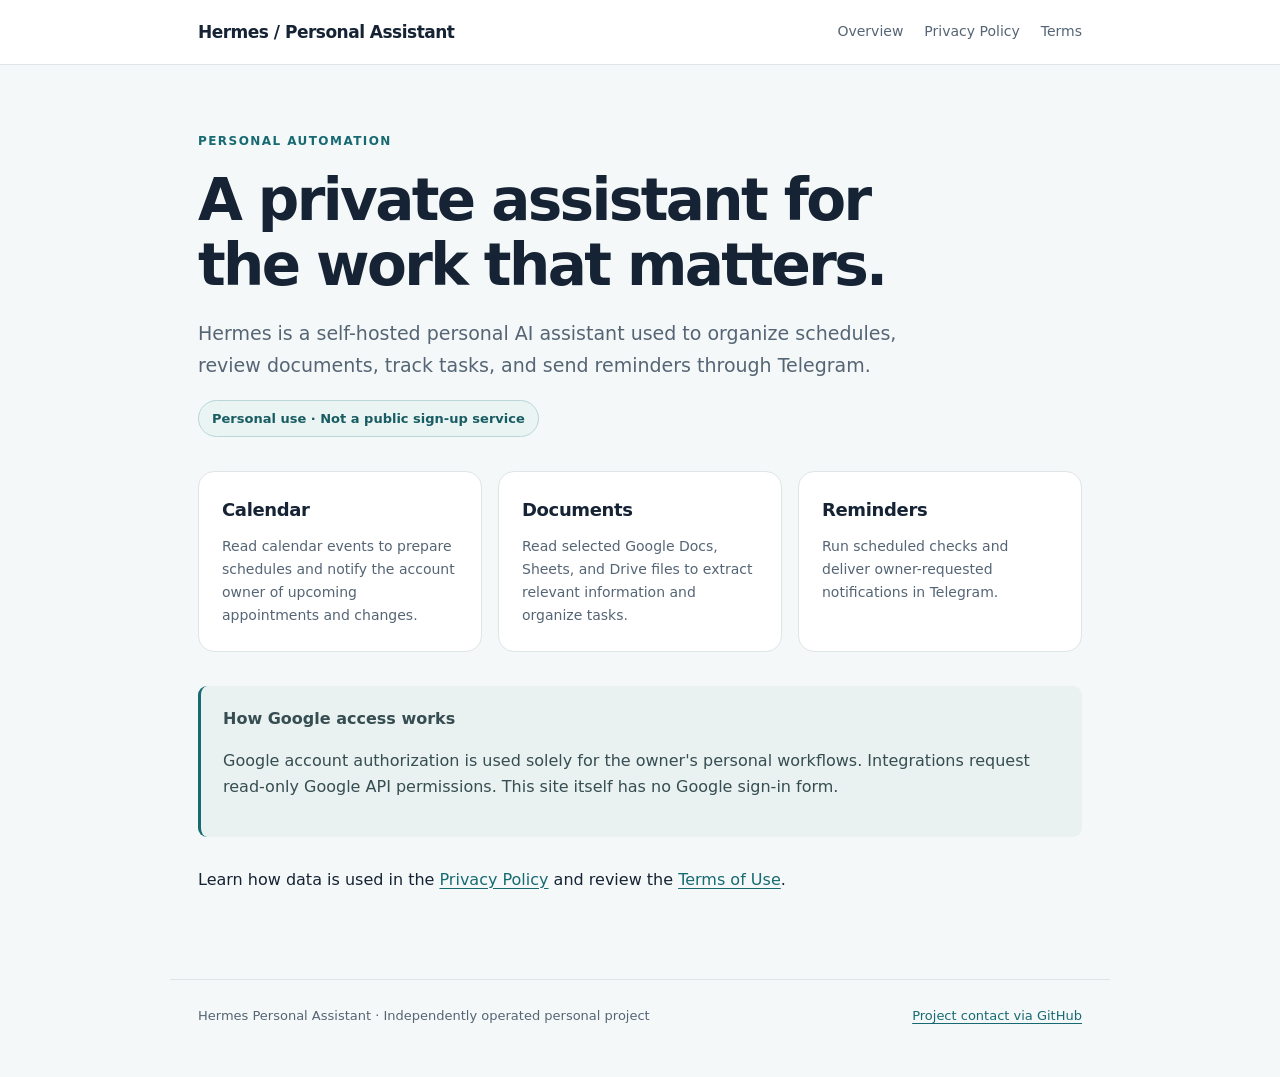
<file: index.html>
<!doctype html>
<html lang="en">
<head>
  <meta charset="utf-8">
  <meta name="viewport" content="width=device-width,initial-scale=1">
  <meta name="description" content="Hermes Personal Assistant: a privately operated assistant for reminders, schedules, and read-only Google Workspace integrations.">
  <title>Hermes Personal Assistant</title>
  <link rel="stylesheet" href="style.css">
</head>
<body>
  <header><nav class="nav"><a class="brand" href="./">Hermes / Personal Assistant</a><div class="links"><a href="./">Overview</a><a href="privacy.html">Privacy Policy</a><a href="terms.html">Terms</a></div></nav></header>
  <main>
    <section class="hero">
      <span class="eyebrow">Personal automation</span>
      <h1>A private assistant for the work that matters.</h1>
      <p class="lead">Hermes is a self-hosted personal AI assistant used to organize schedules, review documents, track tasks, and send reminders through Telegram.</p>
      <span class="pill">Personal use · Not a public sign-up service</span>
    </section>
    <section class="grid" aria-label="Capabilities">
      <article class="panel"><h2>Calendar</h2><p>Read calendar events to prepare schedules and notify the account owner of upcoming appointments and changes.</p></article>
      <article class="panel"><h2>Documents</h2><p>Read selected Google Docs, Sheets, and Drive files to extract relevant information and organize tasks.</p></article>
      <article class="panel"><h2>Reminders</h2><p>Run scheduled checks and deliver owner-requested notifications in Telegram.</p></article>
    </section>
    <section class="notice"><strong>How Google access works</strong><p>Google account authorization is used solely for the owner's personal workflows. Integrations request read-only Google API permissions. This site itself has no Google sign-in form.</p></section>
    <p style="margin-top:30px">Learn how data is used in the <a href="privacy.html">Privacy Policy</a> and review the <a href="terms.html">Terms of Use</a>.</p>
  </main>
  <footer><span>Hermes Personal Assistant · Independently operated personal project</span><span><a href="https://github.com/mykytahaponov">Project contact via GitHub</a></span></footer>
</body>
</html>
</file>
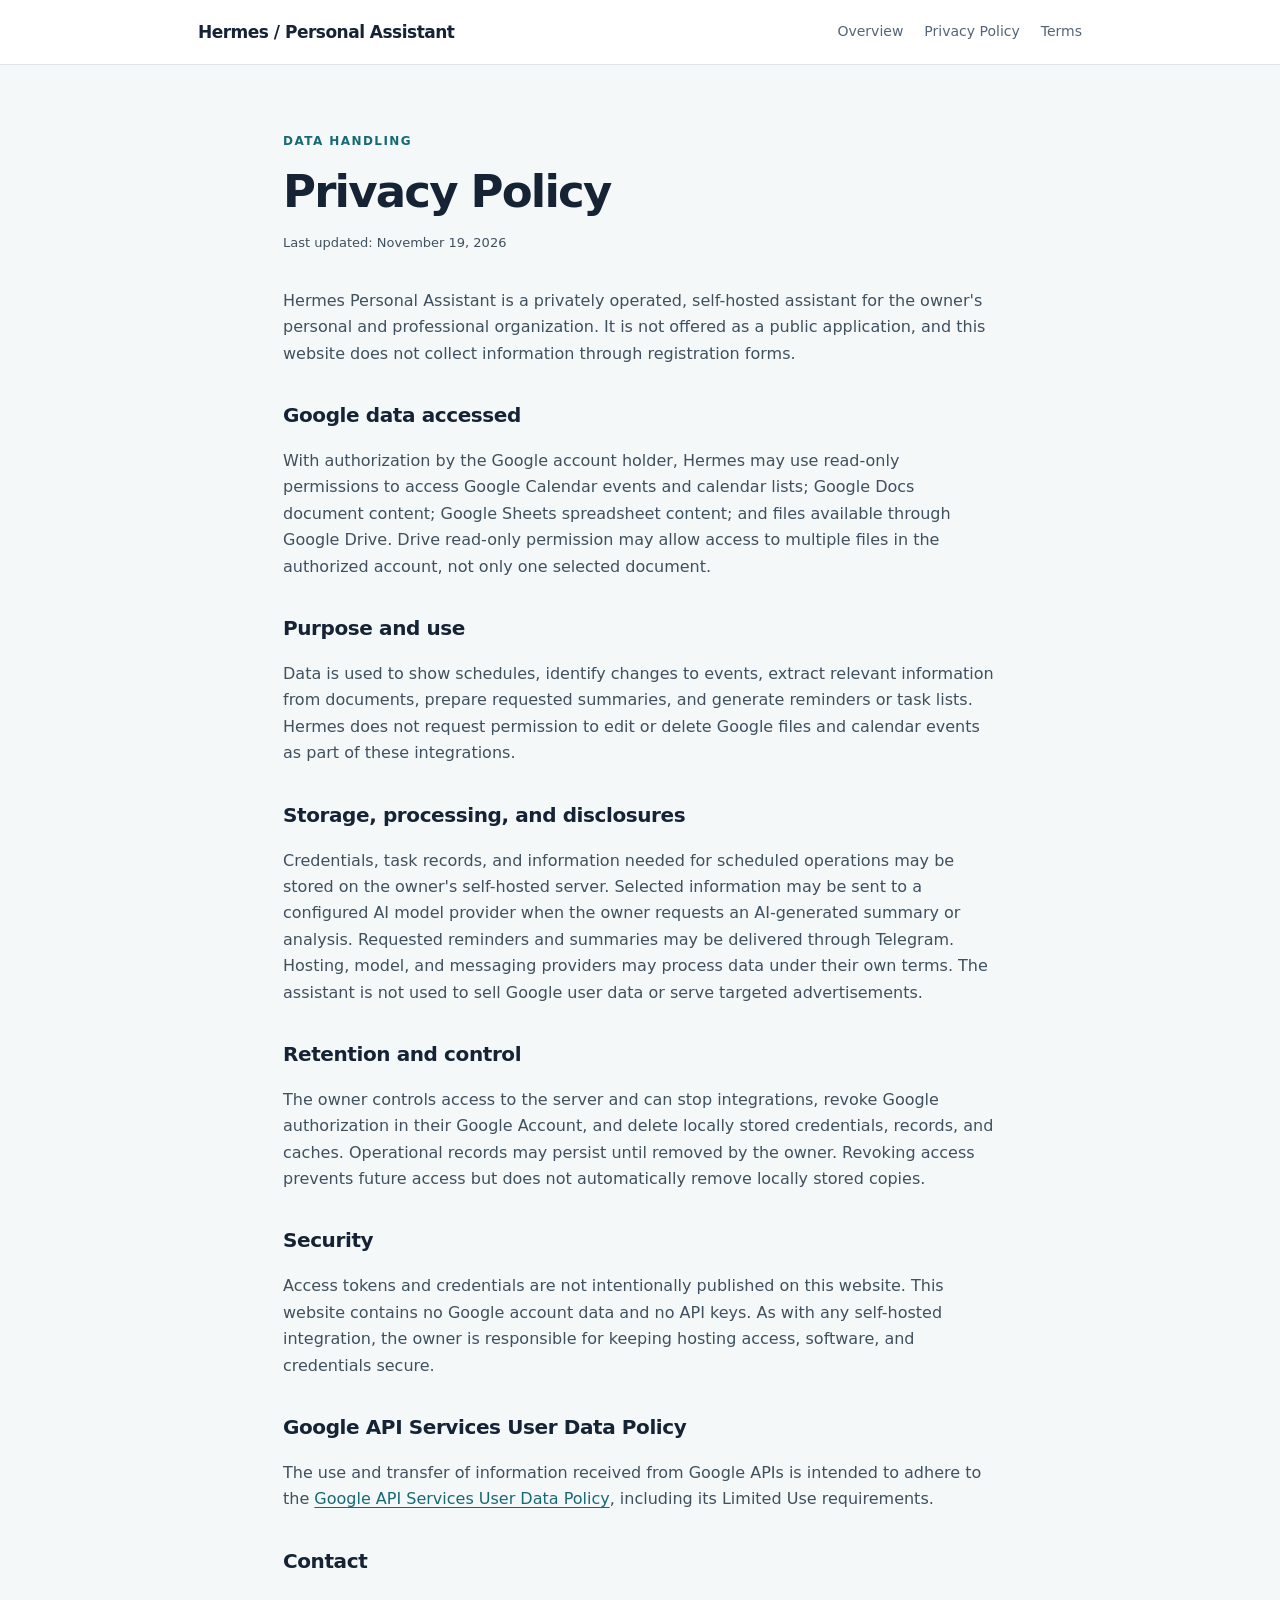
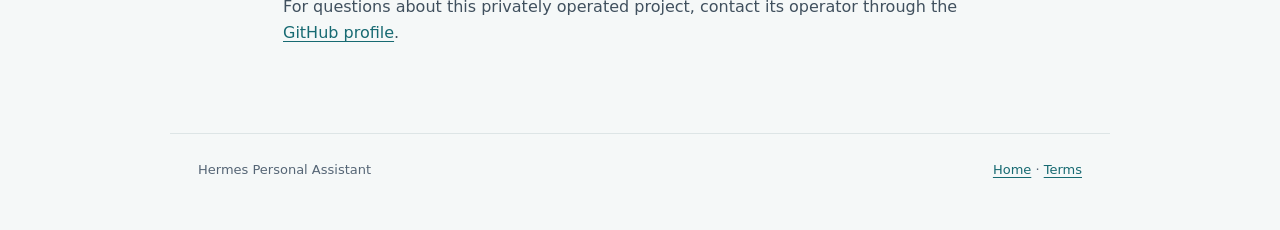
<file: privacy.html>
<!doctype html>
<html lang="en">
<head><meta charset="utf-8"><meta name="viewport" content="width=device-width,initial-scale=1"><meta name="description" content="Privacy Policy for Hermes Personal Assistant and its Google API integrations."><title>Privacy Policy — Hermes Personal Assistant</title><link rel="stylesheet" href="style.css"></head>
<body>
<header><nav class="nav"><a class="brand" href="./">Hermes / Personal Assistant</a><div class="links"><a href="./">Overview</a><a href="privacy.html">Privacy Policy</a><a href="terms.html">Terms</a></div></nav></header>
<main class="doc"><span class="eyebrow">Data handling</span><h1>Privacy Policy</h1><p class="updated">Last updated: November 19, 2026</p>
<p>Hermes Personal Assistant is a privately operated, self-hosted assistant for the owner's personal and professional organization. It is not offered as a public application, and this website does not collect information through registration forms.</p>
<h2>Google data accessed</h2>
<p>With authorization by the Google account holder, Hermes may use read-only permissions to access Google Calendar events and calendar lists; Google Docs document content; Google Sheets spreadsheet content; and files available through Google Drive. Drive read-only permission may allow access to multiple files in the authorized account, not only one selected document.</p>
<h2>Purpose and use</h2>
<p>Data is used to show schedules, identify changes to events, extract relevant information from documents, prepare requested summaries, and generate reminders or task lists. Hermes does not request permission to edit or delete Google files and calendar events as part of these integrations.</p>
<h2>Storage, processing, and disclosures</h2>
<p>Credentials, task records, and information needed for scheduled operations may be stored on the owner's self-hosted server. Selected information may be sent to a configured AI model provider when the owner requests an AI-generated summary or analysis. Requested reminders and summaries may be delivered through Telegram. Hosting, model, and messaging providers may process data under their own terms. The assistant is not used to sell Google user data or serve targeted advertisements.</p>
<h2>Retention and control</h2>
<p>The owner controls access to the server and can stop integrations, revoke Google authorization in their Google Account, and delete locally stored credentials, records, and caches. Operational records may persist until removed by the owner. Revoking access prevents future access but does not automatically remove locally stored copies.</p>
<h2>Security</h2>
<p>Access tokens and credentials are not intentionally published on this website. This website contains no Google account data and no API keys. As with any self-hosted integration, the owner is responsible for keeping hosting access, software, and credentials secure.</p>
<h2>Google API Services User Data Policy</h2>
<p>The use and transfer of information received from Google APIs is intended to adhere to the <a href="https://developers.google.com/terms/api-services-user-data-policy">Google API Services User Data Policy</a>, including its Limited Use requirements.</p>
<h2>Contact</h2>
<p>For questions about this privately operated project, contact its operator through the <a href="https://github.com/mykytahaponov">GitHub profile</a>.</p>
</main><footer><span>Hermes Personal Assistant</span><span><a href="./">Home</a> · <a href="terms.html">Terms</a></span></footer>
</body></html>
</file>
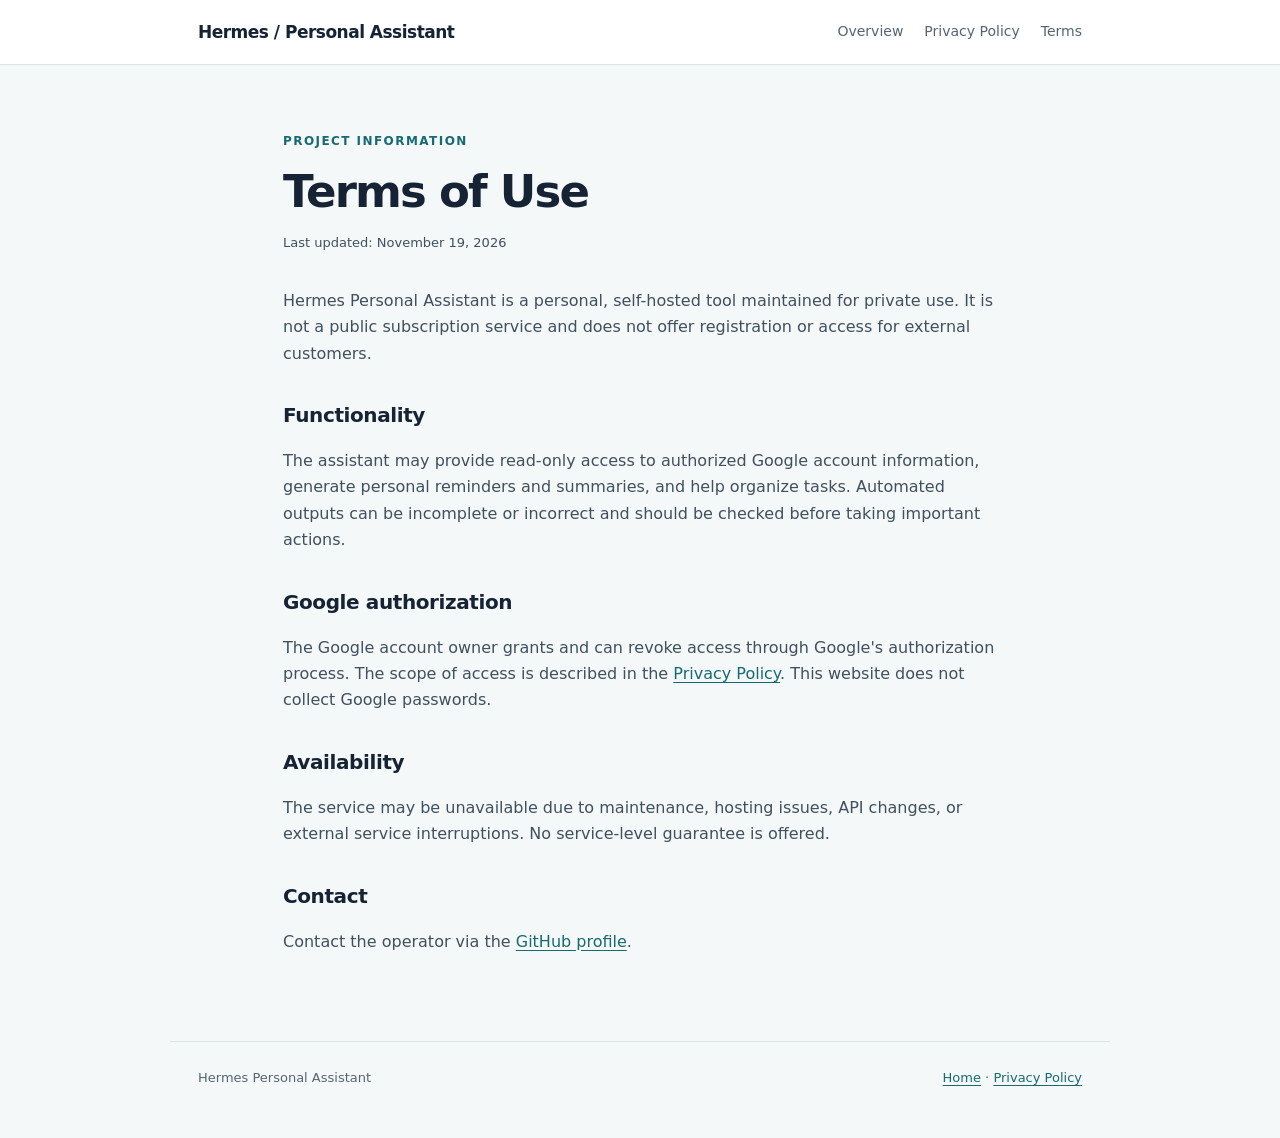
<file: terms.html>
<!doctype html>
<html lang="en"><head><meta charset="utf-8"><meta name="viewport" content="width=device-width,initial-scale=1"><meta name="description" content="Terms of Use for Hermes Personal Assistant."><title>Terms of Use — Hermes Personal Assistant</title><link rel="stylesheet" href="style.css"></head>
<body><header><nav class="nav"><a class="brand" href="./">Hermes / Personal Assistant</a><div class="links"><a href="./">Overview</a><a href="privacy.html">Privacy Policy</a><a href="terms.html">Terms</a></div></nav></header>
<main class="doc"><span class="eyebrow">Project information</span><h1>Terms of Use</h1><p class="updated">Last updated: November 19, 2026</p>
<p>Hermes Personal Assistant is a personal, self-hosted tool maintained for private use. It is not a public subscription service and does not offer registration or access for external customers.</p>
<h2>Functionality</h2><p>The assistant may provide read-only access to authorized Google account information, generate personal reminders and summaries, and help organize tasks. Automated outputs can be incomplete or incorrect and should be checked before taking important actions.</p>
<h2>Google authorization</h2><p>The Google account owner grants and can revoke access through Google's authorization process. The scope of access is described in the <a href="privacy.html">Privacy Policy</a>. This website does not collect Google passwords.</p>
<h2>Availability</h2><p>The service may be unavailable due to maintenance, hosting issues, API changes, or external service interruptions. No service-level guarantee is offered.</p>
<h2>Contact</h2><p>Contact the operator via the <a href="https://github.com/mykytahaponov">GitHub profile</a>.</p>
</main><footer><span>Hermes Personal Assistant</span><span><a href="./">Home</a> · <a href="privacy.html">Privacy Policy</a></span></footer></body></html>
</file>
<file: style.css>
:root{color-scheme:light;--ink:#152334;--muted:#556575;--accent:#176a72;--bg:#f5f8f8;--line:#dde5e6;--panel:#fff}*{box-sizing:border-box}html{scroll-behavior:smooth}body{margin:0;background:var(--bg);color:var(--ink);font-family:system-ui,-apple-system,BlinkMacSystemFont,"Segoe UI",sans-serif;line-height:1.65}a{color:var(--accent);text-underline-offset:3px}header{background:var(--panel);border-bottom:1px solid var(--line)}.nav{max-width:940px;margin:auto;padding:18px 28px;display:flex;align-items:center;justify-content:space-between;gap:18px}.brand{font-size:17px;font-weight:750;letter-spacing:-.03em;color:var(--ink);text-decoration:none}.links{display:flex;gap:21px;flex-wrap:wrap;font-size:14px}.links a{text-decoration:none;color:var(--muted)}main{max-width:940px;margin:0 auto;padding:62px 28px 70px}.eyebrow{display:inline-block;color:var(--accent);font-size:12px;letter-spacing:.12em;text-transform:uppercase;font-weight:700}.hero h1{font-size:clamp(36px,6vw,58px);line-height:1.12;letter-spacing:-.045em;margin:15px 0 20px;max-width:740px}.lead{font-size:19px;color:var(--muted);max-width:700px}.pill{display:inline-flex;border:1px solid #b9d6d9;background:#e9f4f3;border-radius:999px;padding:7px 13px;color:#195c62;font-size:13px;font-weight:650}.grid{display:grid;grid-template-columns:repeat(3,minmax(0,1fr));gap:16px;margin:34px 0}.panel{background:var(--panel);border:1px solid var(--line);border-radius:16px;padding:23px}.panel h2{font-size:18px;margin:0 0 10px;letter-spacing:-.02em}.panel p{font-size:14px;color:var(--muted);margin:0}.notice{margin-top:32px;padding:20px 22px;background:#e9f1f1;border-left:3px solid var(--accent);border-radius:9px;color:#364d51}.doc{max-width:770px}.doc h1{font-size:clamp(32px,5vw,45px);letter-spacing:-.04em;line-height:1.2;margin:12px 0}.doc h2{font-size:20px;margin:32px 0 8px;letter-spacing:-.02em}.doc p,.doc li{color:#40505e}.doc ul{padding-left:23px}.updated{color:var(--muted);font-size:13px;margin-bottom:34px}footer{border-top:1px solid var(--line);max-width:940px;margin:0 auto;padding:25px 28px 50px;color:var(--muted);font-size:13px;display:flex;flex-wrap:wrap;gap:14px;justify-content:space-between}@media(max-width:700px){.grid{grid-template-columns:1fr}main{padding:40px 22px 50px}.nav{padding:16px 22px;align-items:flex-start;flex-direction:column;gap:7px}.links{gap:14px}}
</file>
